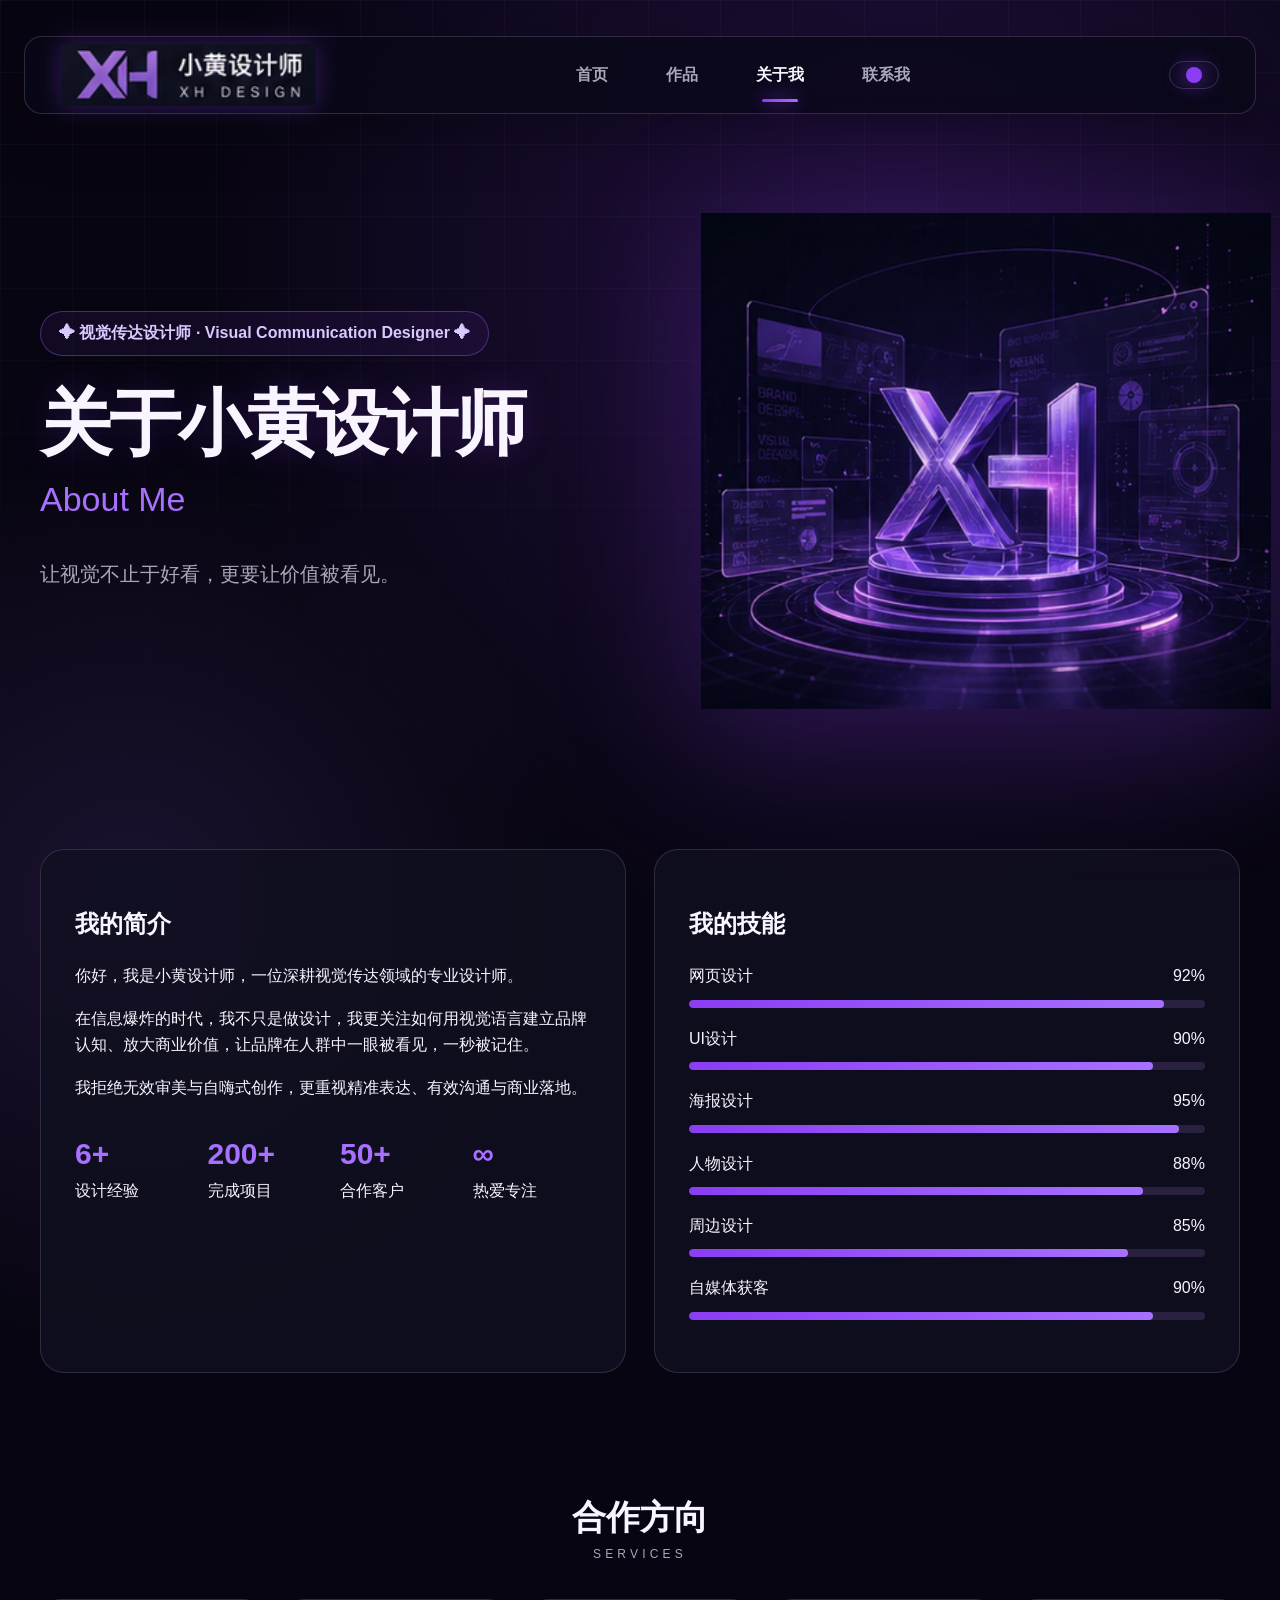
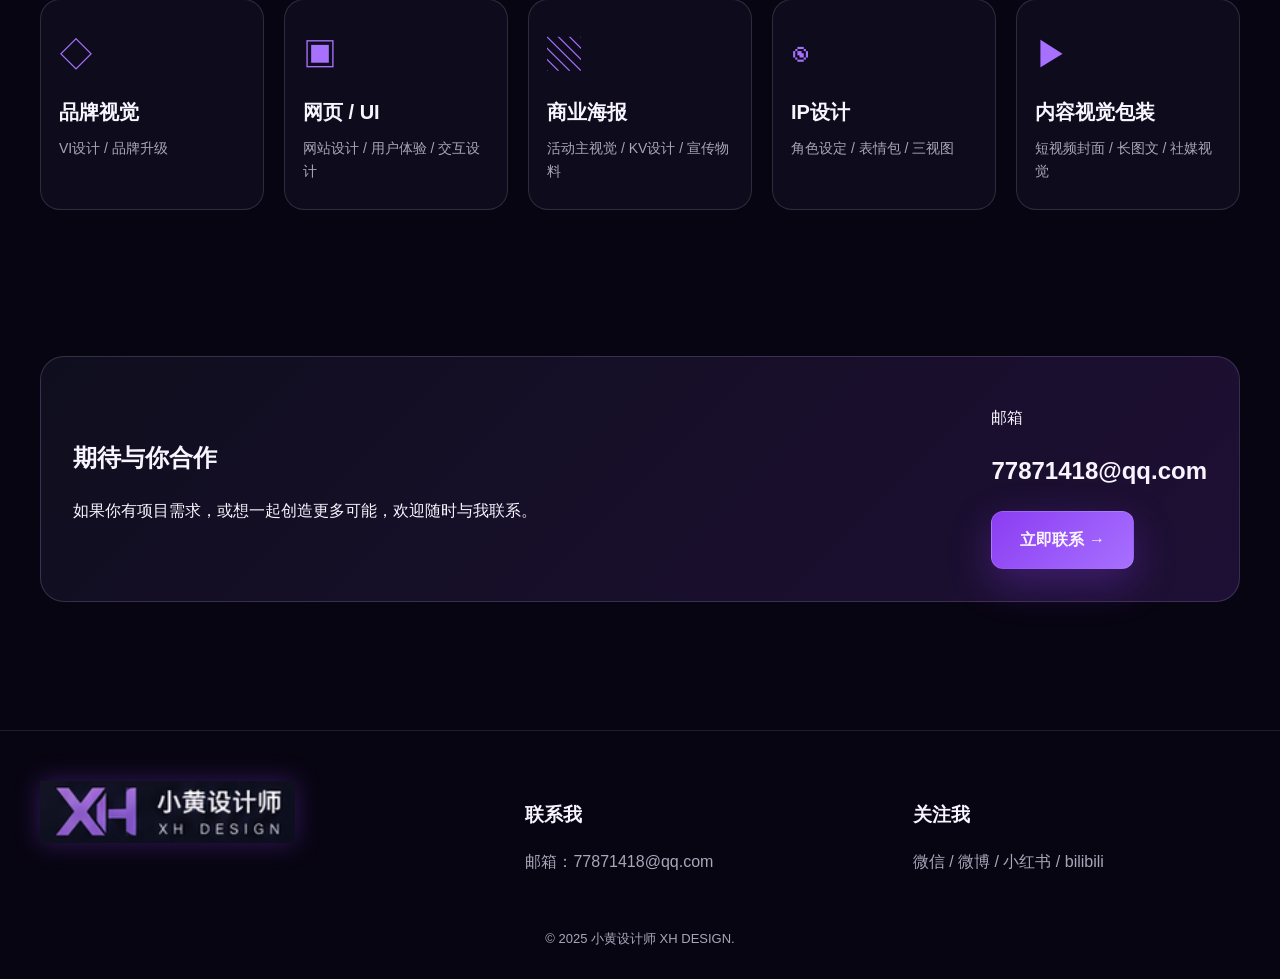
<file: 最终版/xh_portfolio_site_enhanced/about.html>
<!doctype html><html lang="zh-CN"><head><meta charset="utf-8"><meta name="viewport" content="width=device-width,initial-scale=1"><title>关于我｜小黄设计师</title><link rel="stylesheet" href="styles.css"></head><body class="page-bg"><nav class="nav"><a class="brand brand-image" href="index.html"><img class="brand-logo-full" src="assets/logo-ref.png" alt="小黄设计师 XH DESIGN"></a><div class="nav-links"><a href="index.html">首页</a><a href="works.html">作品</a><a class="active" href="about.html">关于我</a><a href="#contact">联系我</a></div><div class="orb"><i></i></div></nav><main><section class="hero"><div class="container hero-grid"><div><div class="eyebrow">✦ 视觉传达设计师 · Visual Communication Designer ✦</div><h1 class="h1">关于小黄设计师</h1><p class="subtitle">About Me</p><p class="intro">让视觉不止于好看，更要让价值被看见。</p></div><div class="visual visual-image"><img src="assets/hero-xh.png" alt="XH视觉语言系统大图"></div></div></section><section class="section"><div class="container about-grid"><article class="bio"><h2>我的简介</h2><p>你好，我是小黄设计师，一位深耕视觉传达领域的专业设计师。</p><p>在信息爆炸的时代，我不只是做设计，我更关注如何用视觉语言建立品牌认知、放大商业价值，让品牌在人群中一眼被看见，一秒被记住。</p><p>我拒绝无效审美与自嗨式创作，更重视精准表达、有效沟通与商业落地。</p><div class="stat-row"><div class="stat"><b>6+</b><span>设计经验</span></div><div class="stat"><b>200+</b><span>完成项目</span></div><div class="stat"><b>50+</b><span>合作客户</span></div><div class="stat"><b>∞</b><span>热爱专注</span></div></div></article><article class="skills"><h2>我的技能</h2><div class="skill"><div class="skill-top"><span>网页设计</span><span>92%</span></div><div class="bar"><i style="width:92%"></i></div></div><div class="skill"><div class="skill-top"><span>UI设计</span><span>90%</span></div><div class="bar"><i style="width:90%"></i></div></div><div class="skill"><div class="skill-top"><span>海报设计</span><span>95%</span></div><div class="bar"><i style="width:95%"></i></div></div><div class="skill"><div class="skill-top"><span>人物设计</span><span>88%</span></div><div class="bar"><i style="width:88%"></i></div></div><div class="skill"><div class="skill-top"><span>周边设计</span><span>85%</span></div><div class="bar"><i style="width:85%"></i></div></div><div class="skill"><div class="skill-top"><span>自媒体获客</span><span>90%</span></div><div class="bar"><i style="width:90%"></i></div></div></article></div></section><section class="section"><div class="container"><div class="section-title"><h2>合作方向</h2><p>SERVICES</p></div><div class="service-grid"><article class="card"><div class="icon">◇</div><h3>品牌视觉</h3><p>VI设计 / 品牌升级</p></article><article class="card"><div class="icon">▣</div><h3>网页 / UI</h3><p>网站设计 / 用户体验 / 交互设计</p></article><article class="card"><div class="icon">▧</div><h3>商业海报</h3><p>活动主视觉 / KV设计 / 宣传物料</p></article><article class="card"><div class="icon">◉</div><h3>IP设计</h3><p>角色设定 / 表情包 / 三视图</p></article><article class="card"><div class="icon">▶</div><h3>内容视觉包装</h3><p>短视频封面 / 长图文 / 社媒视觉</p></article></div></div></section><section class="section" id="contact"><div class="container cta"><div><h2>期待与你合作</h2><p>如果你有项目需求，或想一起创造更多可能，欢迎随时与我联系。</p></div><div><p>邮箱</p><h2>77871418@qq.com</h2><a class="btn primary" href="mailto:77871418@qq.com">立即联系 →</a></div></div></section></main><footer class="footer"><div class="container footer-grid"><div><a class="brand brand-image" href="index.html"><img class="brand-logo-full" src="assets/logo-ref.png" alt="小黄设计师 XH DESIGN"></a></div><div><h3>联系我</h3><p>邮箱：77871418@qq.com</p></div><div><h3>关注我</h3><p>微信 / 微博 / 小红书 / bilibili</p></div></div><div class="copyright">© 2025 小黄设计师 XH DESIGN.</div></footer><script src="interactions.js"></script></body></html>
</file>
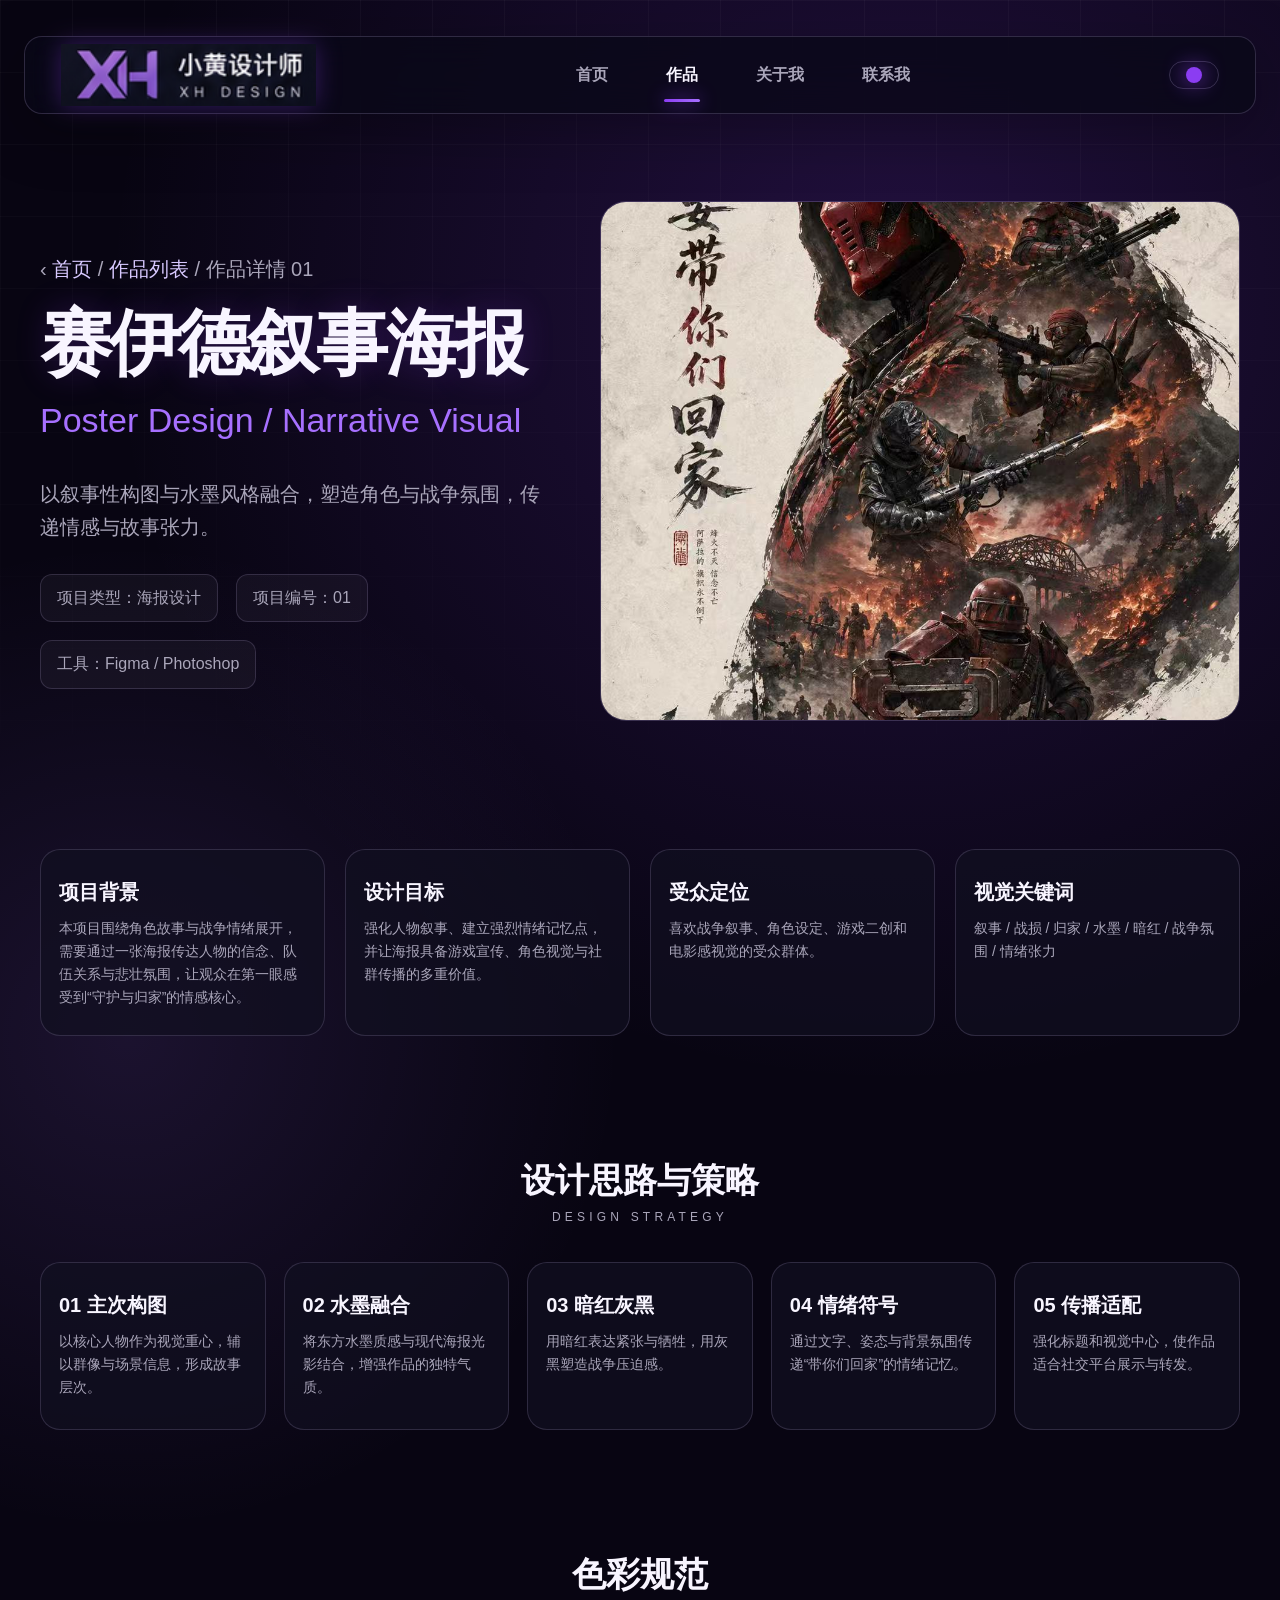
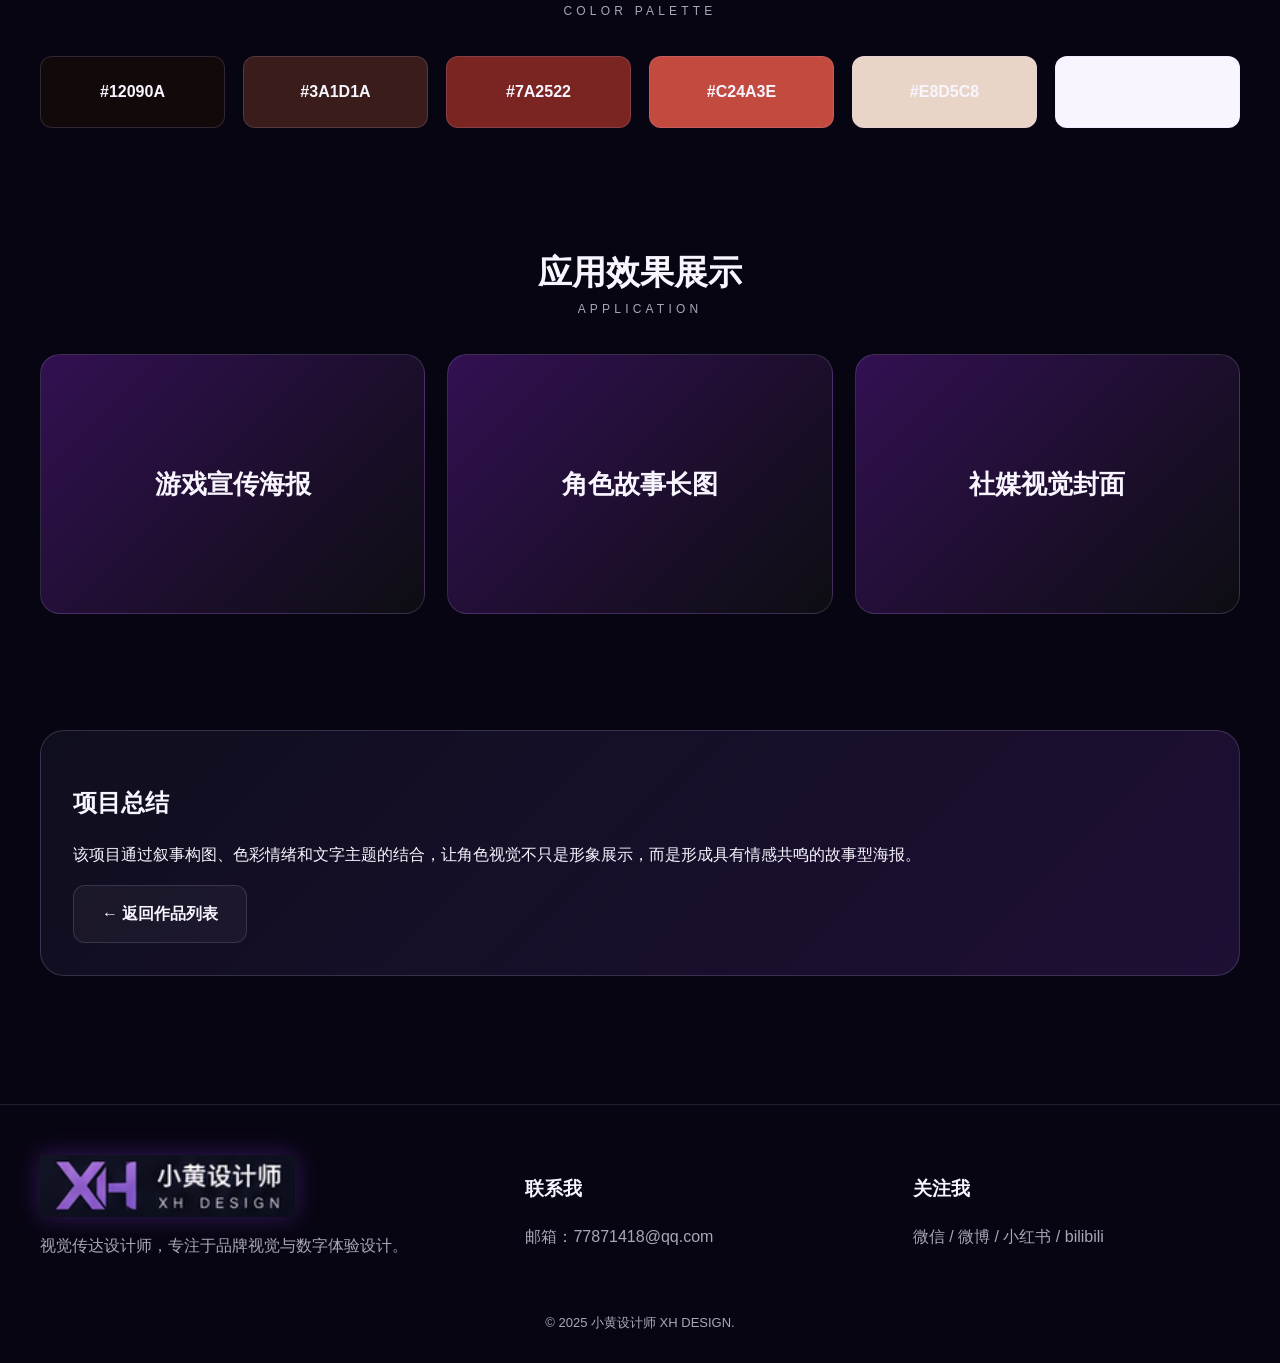
<file: 最终版/xh_portfolio_site_enhanced/project-01.html>
<!doctype html><html lang="zh-CN"><head><meta charset="utf-8"><meta name="viewport" content="width=device-width,initial-scale=1"><title>赛伊德叙事海报｜小黄设计师作品详情</title><meta name="description" content="赛伊德叙事海报作品详情，展示项目背景、设计目标、视觉策略、色彩规范与应用效果。"><link rel="stylesheet" href="styles.css"></head><body class="page-bg"><nav class="nav"><a class="brand brand-image" href="index.html"><img class="brand-logo-full" src="assets/logo-ref.png" alt="小黄设计师 XH DESIGN"></a><div class="nav-links"><a href="index.html">首页</a><a class="active" href="works.html">作品</a><a href="about.html">关于我</a><a href="about.html#contact">联系我</a></div><div class="orb"><i></i></div></nav><main><section class="hero"><div class="container detail-hero"><div><p class="intro">‹ <a href="index.html" class="text-link">首页</a> / <a href="works.html" class="text-link">作品列表</a> / 作品详情 01</p><h1 class="h1">赛伊德叙事海报</h1><p class="subtitle">Poster Design / Narrative Visual</p><p class="intro">以叙事性构图与水墨风格融合，塑造角色与战争氛围，传递情感与故事张力。</p><div class="meta"><span>项目类型：海报设计</span><span>项目编号：01</span><span>工具：Figma / Photoshop</span></div></div><img src="assets/work1.jpg" alt="赛伊德叙事海报"></div></section><section class="section"><div class="container info-grid"><article class="card"><h3>项目背景</h3><p>本项目围绕角色故事与战争情绪展开，需要通过一张海报传达人物的信念、队伍关系与悲壮氛围，让观众在第一眼感受到“守护与归家”的情感核心。</p></article><article class="card"><h3>设计目标</h3><p>强化人物叙事、建立强烈情绪记忆点，并让海报具备游戏宣传、角色视觉与社群传播的多重价值。</p></article><article class="card"><h3>受众定位</h3><p>喜欢战争叙事、角色设定、游戏二创和电影感视觉的受众群体。</p></article><article class="card"><h3>视觉关键词</h3><p>叙事 / 战损 / 归家 / 水墨 / 暗红 / 战争氛围 / 情绪张力</p></article></div></section><section class="section"><div class="container"><div class="section-title"><h2>设计思路与策略</h2><p>DESIGN STRATEGY</p></div><div class="steps"><article class="card"><h3>01 主次构图</h3><p>以核心人物作为视觉重心，辅以群像与场景信息，形成故事层次。</p></article><article class="card"><h3>02 水墨融合</h3><p>将东方水墨质感与现代海报光影结合，增强作品的独特气质。</p></article><article class="card"><h3>03 暗红灰黑</h3><p>用暗红表达紧张与牺牲，用灰黑塑造战争压迫感。</p></article><article class="card"><h3>04 情绪符号</h3><p>通过文字、姿态与背景氛围传递“带你们回家”的情绪记忆。</p></article><article class="card"><h3>05 传播适配</h3><p>强化标题和视觉中心，使作品适合社交平台展示与转发。</p></article></div></div></section><section class="section"><div class="container"><div class="section-title"><h2>色彩规范</h2><p>COLOR PALETTE</p></div><div class="swatches"><div class="swatch" style="background:#12090A;">#12090A</div><div class="swatch" style="background:#3A1D1A;">#3A1D1A</div><div class="swatch" style="background:#7A2522;">#7A2522</div><div class="swatch" style="background:#C24A3E;">#C24A3E</div><div class="swatch" style="background:#E8D5C8;">#E8D5C8</div><div class="swatch" style="background:#F8F5FF;">#F8F5FF</div></div></div></section><section class="section"><div class="container"><div class="section-title"><h2>应用效果展示</h2><p>APPLICATION</p></div><div class="mockups"><div class="mockup">游戏宣传海报</div><div class="mockup">角色故事长图</div><div class="mockup">社媒视觉封面</div></div></div></section><section class="section"><div class="container detail-panel"><h2>项目总结</h2><p>该项目通过叙事构图、色彩情绪和文字主题的结合，让角色视觉不只是形象展示，而是形成具有情感共鸣的故事型海报。</p><a class="btn ghost" href="works.html">← 返回作品列表</a></div></section></main><footer class="footer"><div class="container footer-grid"><div><a class="brand brand-image" href="index.html"><img class="brand-logo-full" src="assets/logo-ref.png" alt="小黄设计师 XH DESIGN"></a><p>视觉传达设计师，专注于品牌视觉与数字体验设计。</p></div><div><h3>联系我</h3><p>邮箱：77871418@qq.com</p></div><div><h3>关注我</h3><p>微信 / 微博 / 小红书 / bilibili</p></div></div><div class="copyright">© 2025 小黄设计师 XH DESIGN.</div></footer><script src="interactions.js"></script></body></html>
</file>
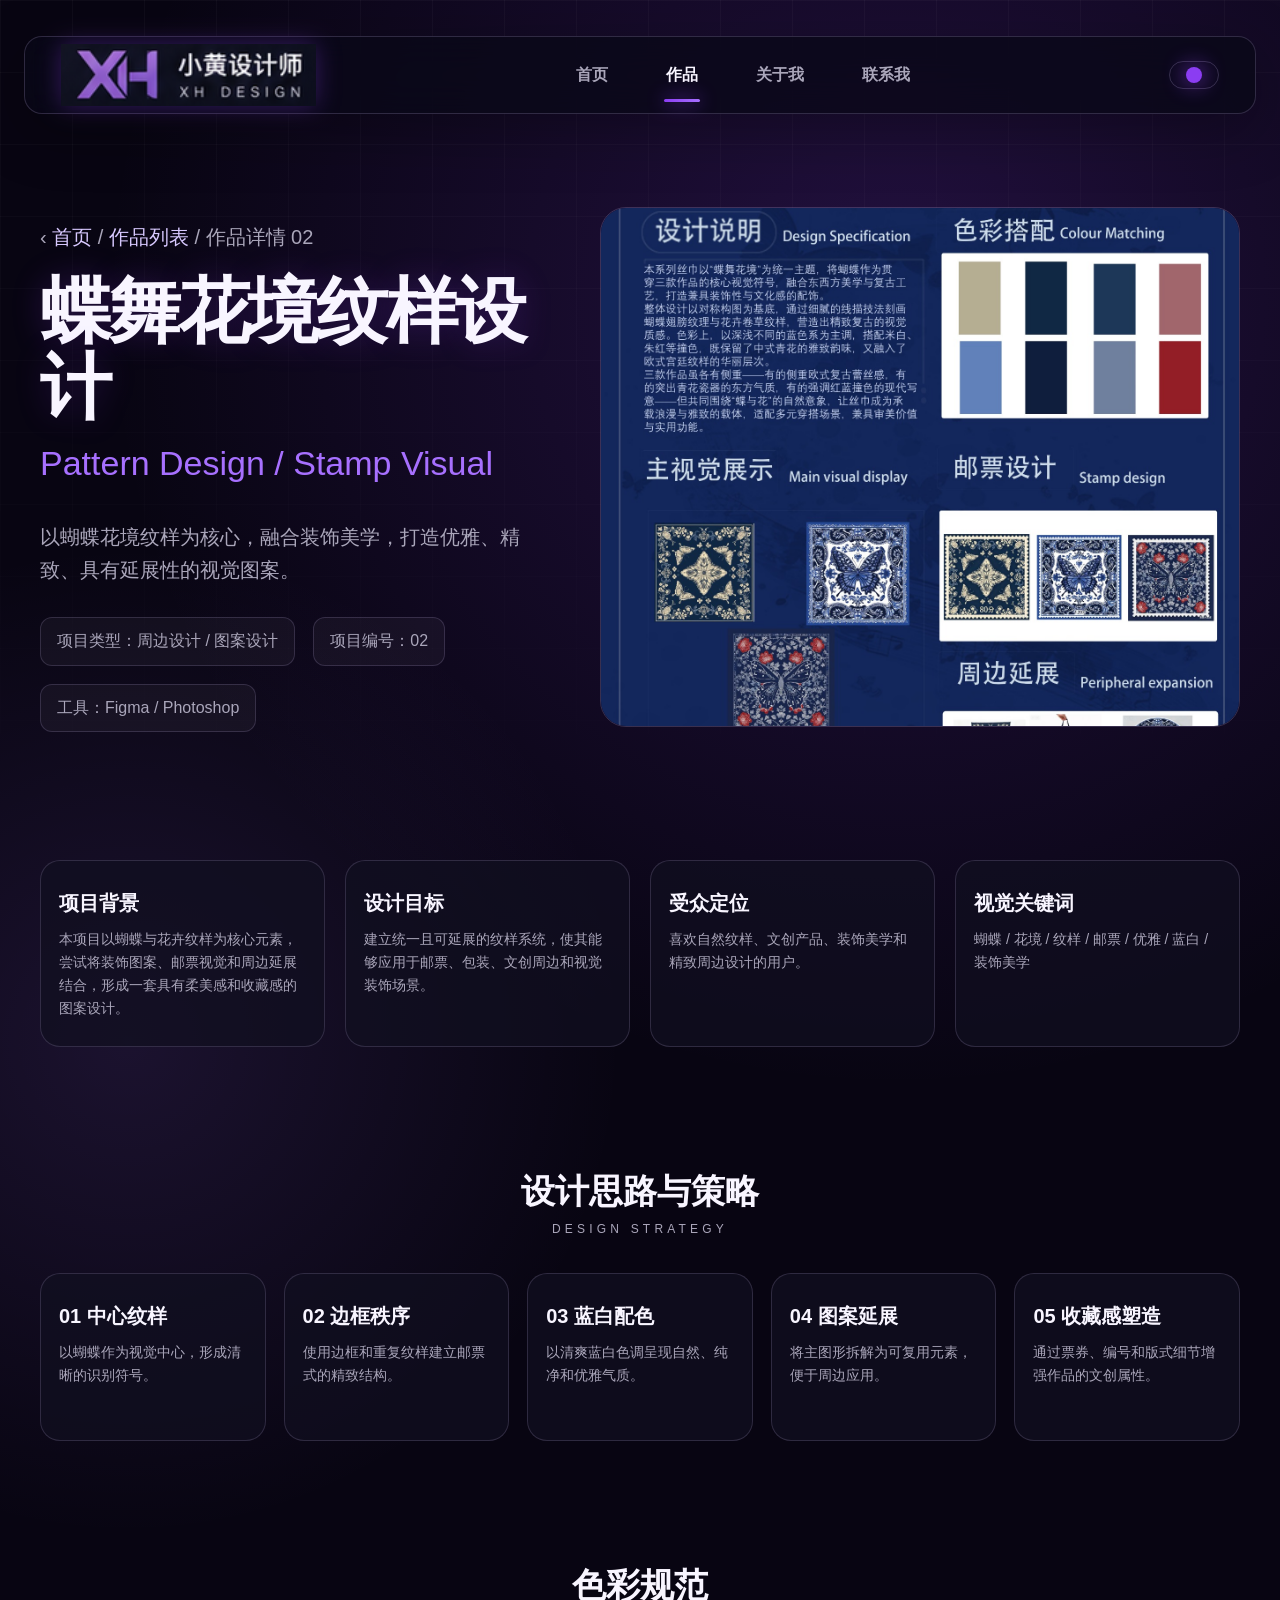
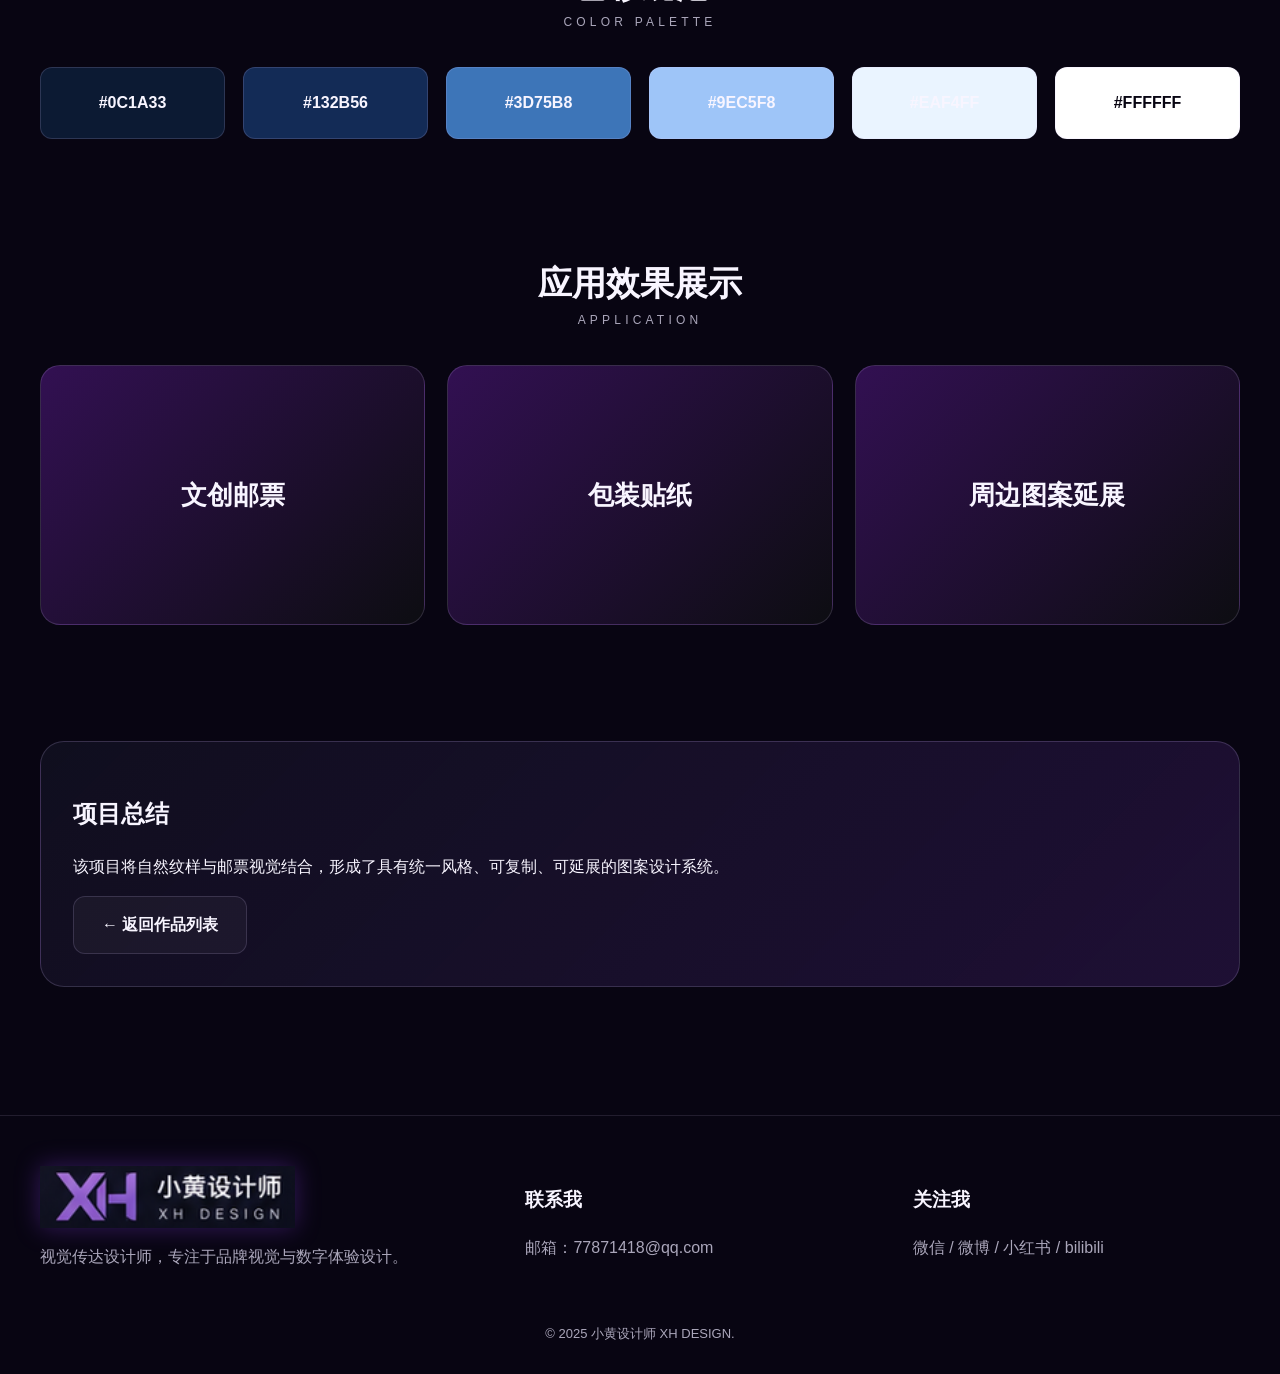
<file: 最终版/xh_portfolio_site_enhanced/project-02.html>
<!doctype html><html lang="zh-CN"><head><meta charset="utf-8"><meta name="viewport" content="width=device-width,initial-scale=1"><title>蝶舞花境纹样设计｜小黄设计师作品详情</title><meta name="description" content="蝶舞花境纹样设计作品详情，展示项目背景、设计目标、视觉策略、色彩规范与应用效果。"><link rel="stylesheet" href="styles.css"></head><body class="page-bg"><nav class="nav"><a class="brand brand-image" href="index.html"><img class="brand-logo-full" src="assets/logo-ref.png" alt="小黄设计师 XH DESIGN"></a><div class="nav-links"><a href="index.html">首页</a><a class="active" href="works.html">作品</a><a href="about.html">关于我</a><a href="about.html#contact">联系我</a></div><div class="orb"><i></i></div></nav><main><section class="hero"><div class="container detail-hero"><div><p class="intro">‹ <a href="index.html" class="text-link">首页</a> / <a href="works.html" class="text-link">作品列表</a> / 作品详情 02</p><h1 class="h1">蝶舞花境纹样设计</h1><p class="subtitle">Pattern Design / Stamp Visual</p><p class="intro">以蝴蝶花境纹样为核心，融合装饰美学，打造优雅、精致、具有延展性的视觉图案。</p><div class="meta"><span>项目类型：周边设计 / 图案设计</span><span>项目编号：02</span><span>工具：Figma / Photoshop</span></div></div><img src="assets/work2.jpg" alt="蝶舞花境纹样设计"></div></section><section class="section"><div class="container info-grid"><article class="card"><h3>项目背景</h3><p>本项目以蝴蝶与花卉纹样为核心元素，尝试将装饰图案、邮票视觉和周边延展结合，形成一套具有柔美感和收藏感的图案设计。</p></article><article class="card"><h3>设计目标</h3><p>建立统一且可延展的纹样系统，使其能够应用于邮票、包装、文创周边和视觉装饰场景。</p></article><article class="card"><h3>受众定位</h3><p>喜欢自然纹样、文创产品、装饰美学和精致周边设计的用户。</p></article><article class="card"><h3>视觉关键词</h3><p>蝴蝶 / 花境 / 纹样 / 邮票 / 优雅 / 蓝白 / 装饰美学</p></article></div></section><section class="section"><div class="container"><div class="section-title"><h2>设计思路与策略</h2><p>DESIGN STRATEGY</p></div><div class="steps"><article class="card"><h3>01 中心纹样</h3><p>以蝴蝶作为视觉中心，形成清晰的识别符号。</p></article><article class="card"><h3>02 边框秩序</h3><p>使用边框和重复纹样建立邮票式的精致结构。</p></article><article class="card"><h3>03 蓝白配色</h3><p>以清爽蓝白色调呈现自然、纯净和优雅气质。</p></article><article class="card"><h3>04 图案延展</h3><p>将主图形拆解为可复用元素，便于周边应用。</p></article><article class="card"><h3>05 收藏感塑造</h3><p>通过票券、编号和版式细节增强作品的文创属性。</p></article></div></div></section><section class="section"><div class="container"><div class="section-title"><h2>色彩规范</h2><p>COLOR PALETTE</p></div><div class="swatches"><div class="swatch" style="background:#0C1A33;">#0C1A33</div><div class="swatch" style="background:#132B56;">#132B56</div><div class="swatch" style="background:#3D75B8;">#3D75B8</div><div class="swatch" style="background:#9EC5F8;">#9EC5F8</div><div class="swatch" style="background:#EAF4FF;">#EAF4FF</div><div class="swatch" style="background:#FFFFFF;color:#080512">#FFFFFF</div></div></div></section><section class="section"><div class="container"><div class="section-title"><h2>应用效果展示</h2><p>APPLICATION</p></div><div class="mockups"><div class="mockup">文创邮票</div><div class="mockup">包装贴纸</div><div class="mockup">周边图案延展</div></div></div></section><section class="section"><div class="container detail-panel"><h2>项目总结</h2><p>该项目将自然纹样与邮票视觉结合，形成了具有统一风格、可复制、可延展的图案设计系统。</p><a class="btn ghost" href="works.html">← 返回作品列表</a></div></section></main><footer class="footer"><div class="container footer-grid"><div><a class="brand brand-image" href="index.html"><img class="brand-logo-full" src="assets/logo-ref.png" alt="小黄设计师 XH DESIGN"></a><p>视觉传达设计师，专注于品牌视觉与数字体验设计。</p></div><div><h3>联系我</h3><p>邮箱：77871418@qq.com</p></div><div><h3>关注我</h3><p>微信 / 微博 / 小红书 / bilibili</p></div></div><div class="copyright">© 2025 小黄设计师 XH DESIGN.</div></footer><script src="interactions.js"></script></body></html>
</file>
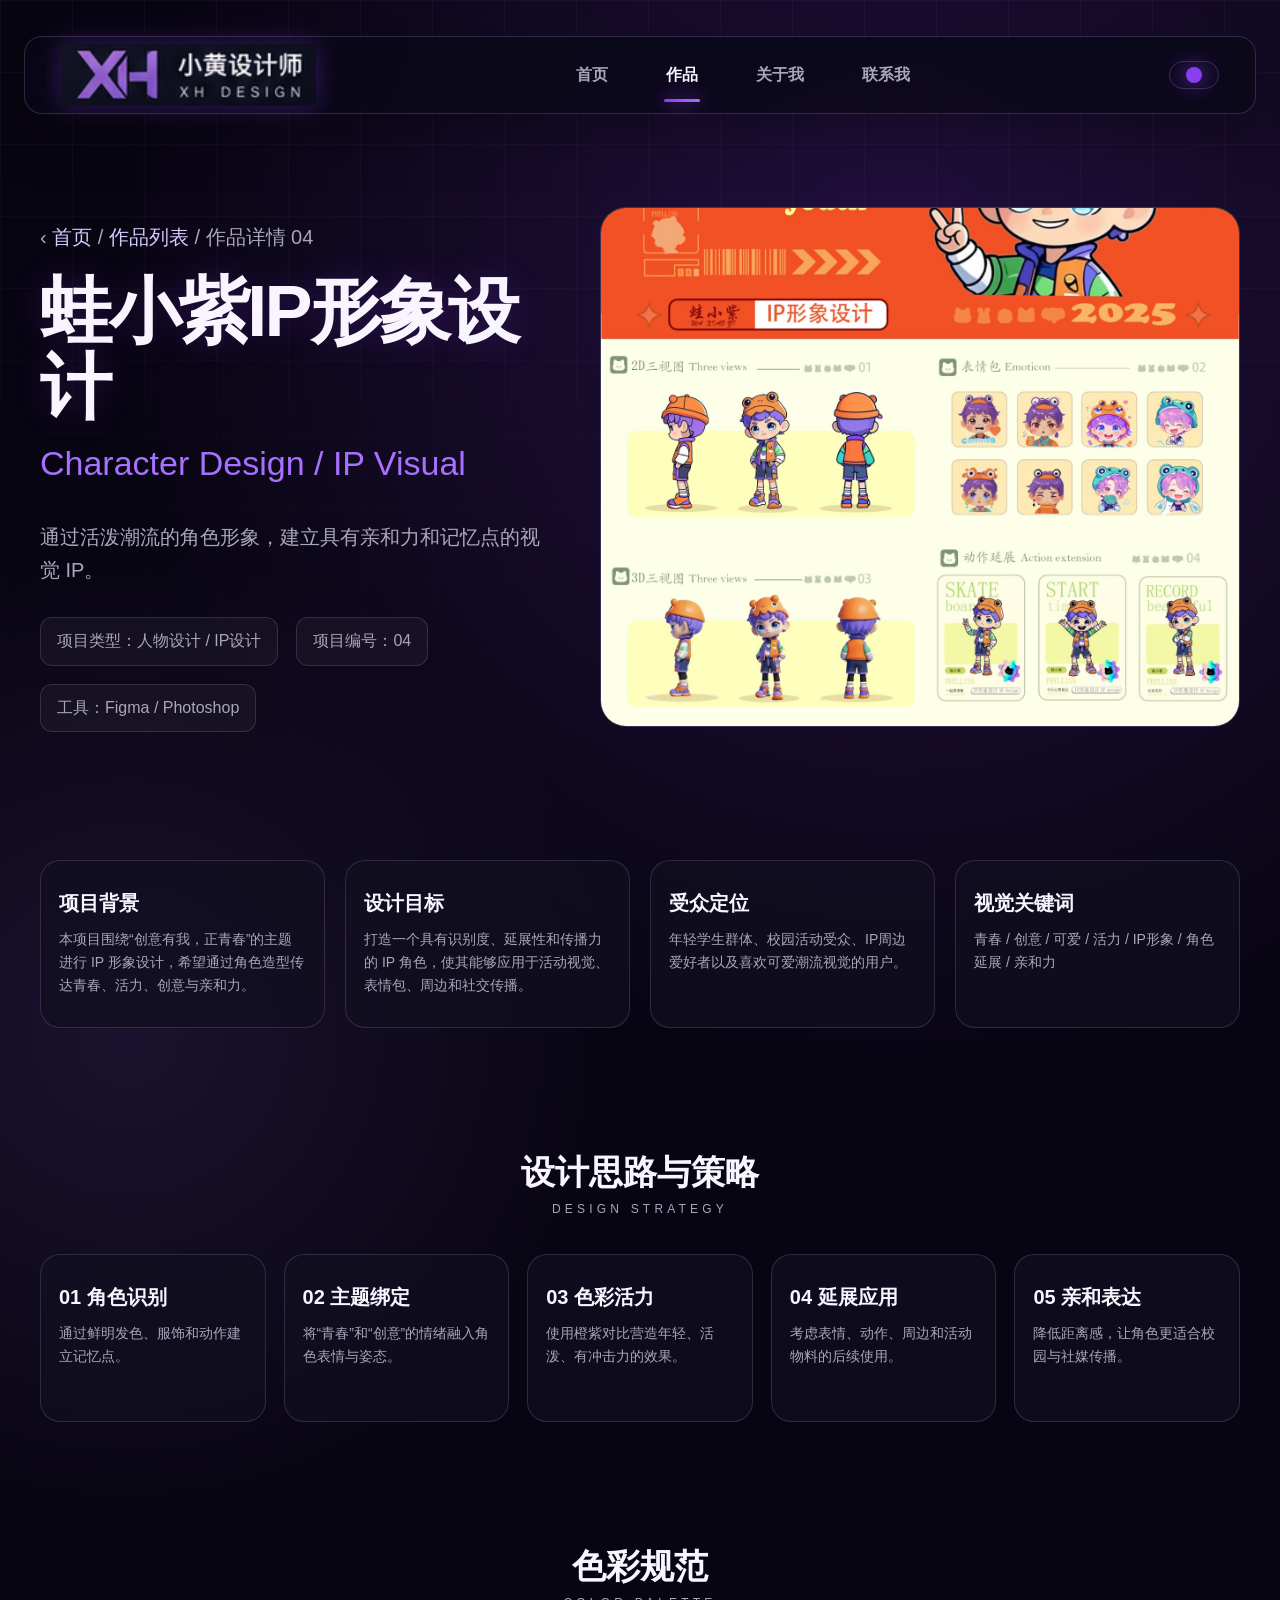
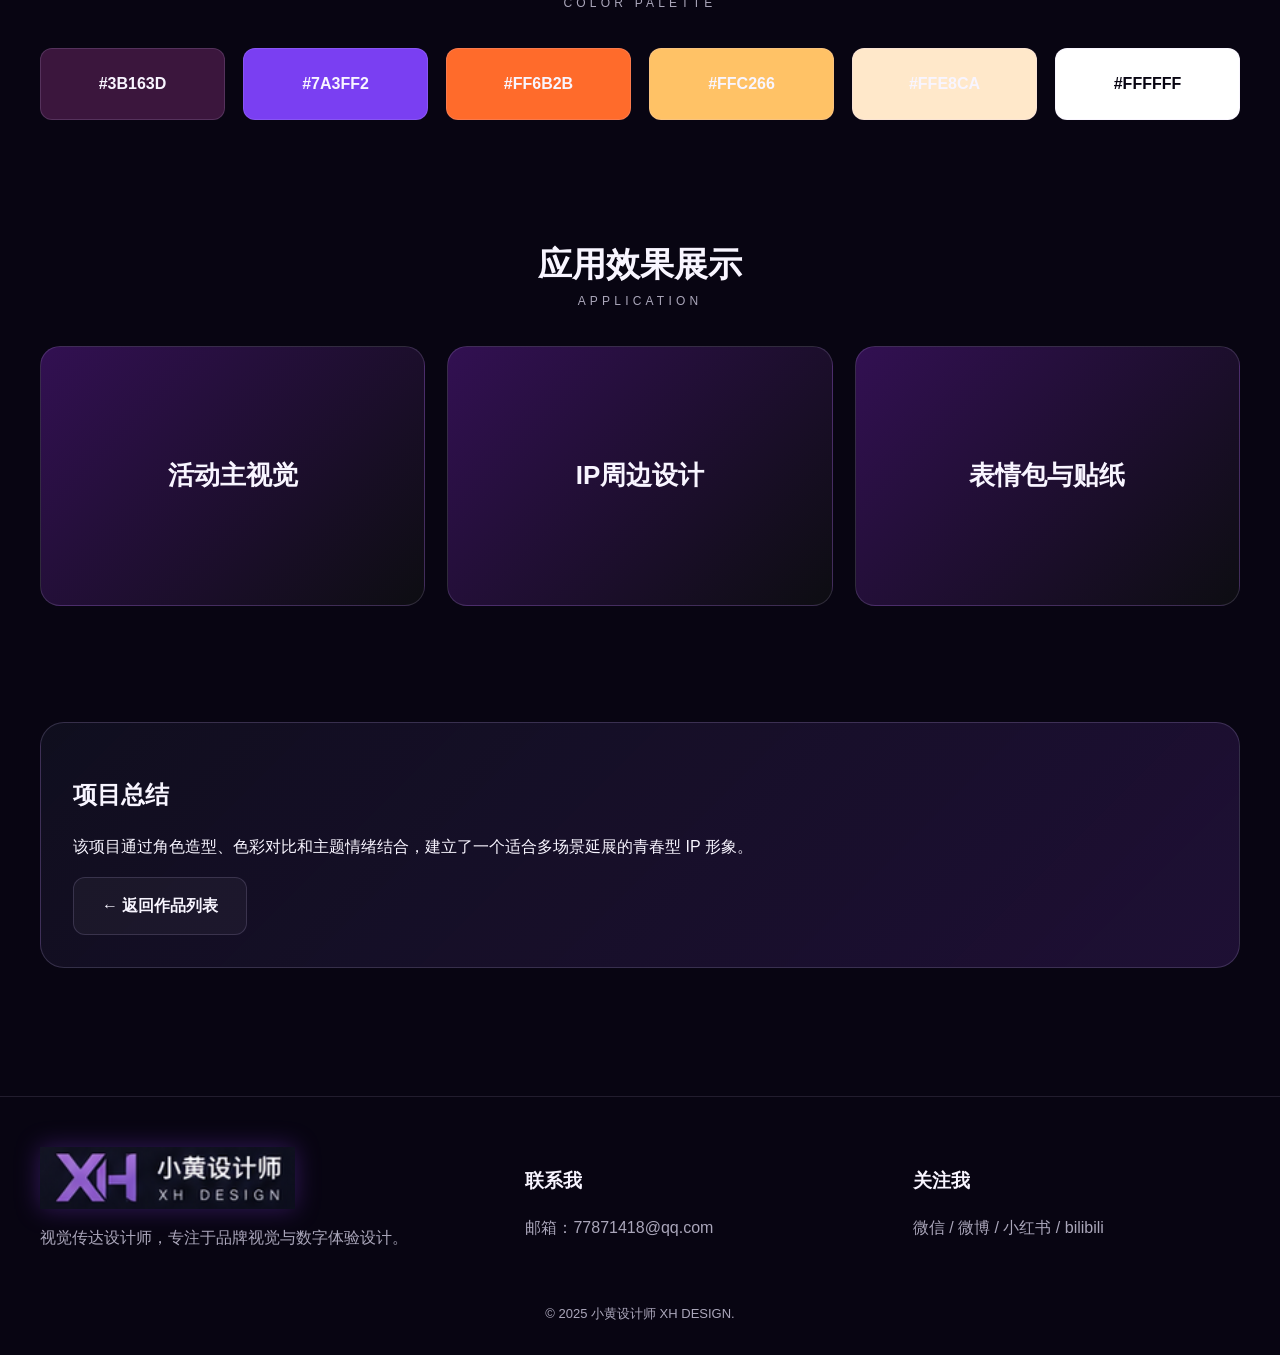
<file: 最终版/xh_portfolio_site_enhanced/project-04.html>
<!doctype html><html lang="zh-CN"><head><meta charset="utf-8"><meta name="viewport" content="width=device-width,initial-scale=1"><title>蛙小紫IP形象设计｜小黄设计师作品详情</title><meta name="description" content="蛙小紫IP形象设计作品详情，展示项目背景、设计目标、视觉策略、色彩规范与应用效果。"><link rel="stylesheet" href="styles.css"></head><body class="page-bg"><nav class="nav"><a class="brand brand-image" href="index.html"><img class="brand-logo-full" src="assets/logo-ref.png" alt="小黄设计师 XH DESIGN"></a><div class="nav-links"><a href="index.html">首页</a><a class="active" href="works.html">作品</a><a href="about.html">关于我</a><a href="about.html#contact">联系我</a></div><div class="orb"><i></i></div></nav><main><section class="hero"><div class="container detail-hero"><div><p class="intro">‹ <a href="index.html" class="text-link">首页</a> / <a href="works.html" class="text-link">作品列表</a> / 作品详情 04</p><h1 class="h1">蛙小紫IP形象设计</h1><p class="subtitle">Character Design / IP Visual</p><p class="intro">通过活泼潮流的角色形象，建立具有亲和力和记忆点的视觉 IP。</p><div class="meta"><span>项目类型：人物设计 / IP设计</span><span>项目编号：04</span><span>工具：Figma / Photoshop</span></div></div><img src="assets/work4.jpg" alt="蛙小紫IP形象设计"></div></section><section class="section"><div class="container info-grid"><article class="card"><h3>项目背景</h3><p>本项目围绕“创意有我，正青春”的主题进行 IP 形象设计，希望通过角色造型传达青春、活力、创意与亲和力。</p></article><article class="card"><h3>设计目标</h3><p>打造一个具有识别度、延展性和传播力的 IP 角色，使其能够应用于活动视觉、表情包、周边和社交传播。</p></article><article class="card"><h3>受众定位</h3><p>年轻学生群体、校园活动受众、IP周边爱好者以及喜欢可爱潮流视觉的用户。</p></article><article class="card"><h3>视觉关键词</h3><p>青春 / 创意 / 可爱 / 活力 / IP形象 / 角色延展 / 亲和力</p></article></div></section><section class="section"><div class="container"><div class="section-title"><h2>设计思路与策略</h2><p>DESIGN STRATEGY</p></div><div class="steps"><article class="card"><h3>01 角色识别</h3><p>通过鲜明发色、服饰和动作建立记忆点。</p></article><article class="card"><h3>02 主题绑定</h3><p>将“青春”和“创意”的情绪融入角色表情与姿态。</p></article><article class="card"><h3>03 色彩活力</h3><p>使用橙紫对比营造年轻、活泼、有冲击力的效果。</p></article><article class="card"><h3>04 延展应用</h3><p>考虑表情、动作、周边和活动物料的后续使用。</p></article><article class="card"><h3>05 亲和表达</h3><p>降低距离感，让角色更适合校园与社媒传播。</p></article></div></div></section><section class="section"><div class="container"><div class="section-title"><h2>色彩规范</h2><p>COLOR PALETTE</p></div><div class="swatches"><div class="swatch" style="background:#3B163D;">#3B163D</div><div class="swatch" style="background:#7A3FF2;">#7A3FF2</div><div class="swatch" style="background:#FF6B2B;">#FF6B2B</div><div class="swatch" style="background:#FFC266;">#FFC266</div><div class="swatch" style="background:#FFE8CA;">#FFE8CA</div><div class="swatch" style="background:#FFFFFF;color:#080512">#FFFFFF</div></div></div></section><section class="section"><div class="container"><div class="section-title"><h2>应用效果展示</h2><p>APPLICATION</p></div><div class="mockups"><div class="mockup">活动主视觉</div><div class="mockup">IP周边设计</div><div class="mockup">表情包与贴纸</div></div></div></section><section class="section"><div class="container detail-panel"><h2>项目总结</h2><p>该项目通过角色造型、色彩对比和主题情绪结合，建立了一个适合多场景延展的青春型 IP 形象。</p><a class="btn ghost" href="works.html">← 返回作品列表</a></div></section></main><footer class="footer"><div class="container footer-grid"><div><a class="brand brand-image" href="index.html"><img class="brand-logo-full" src="assets/logo-ref.png" alt="小黄设计师 XH DESIGN"></a><p>视觉传达设计师，专注于品牌视觉与数字体验设计。</p></div><div><h3>联系我</h3><p>邮箱：77871418@qq.com</p></div><div><h3>关注我</h3><p>微信 / 微博 / 小红书 / bilibili</p></div></div><div class="copyright">© 2025 小黄设计师 XH DESIGN.</div></footer><script src="interactions.js"></script></body></html>
</file>
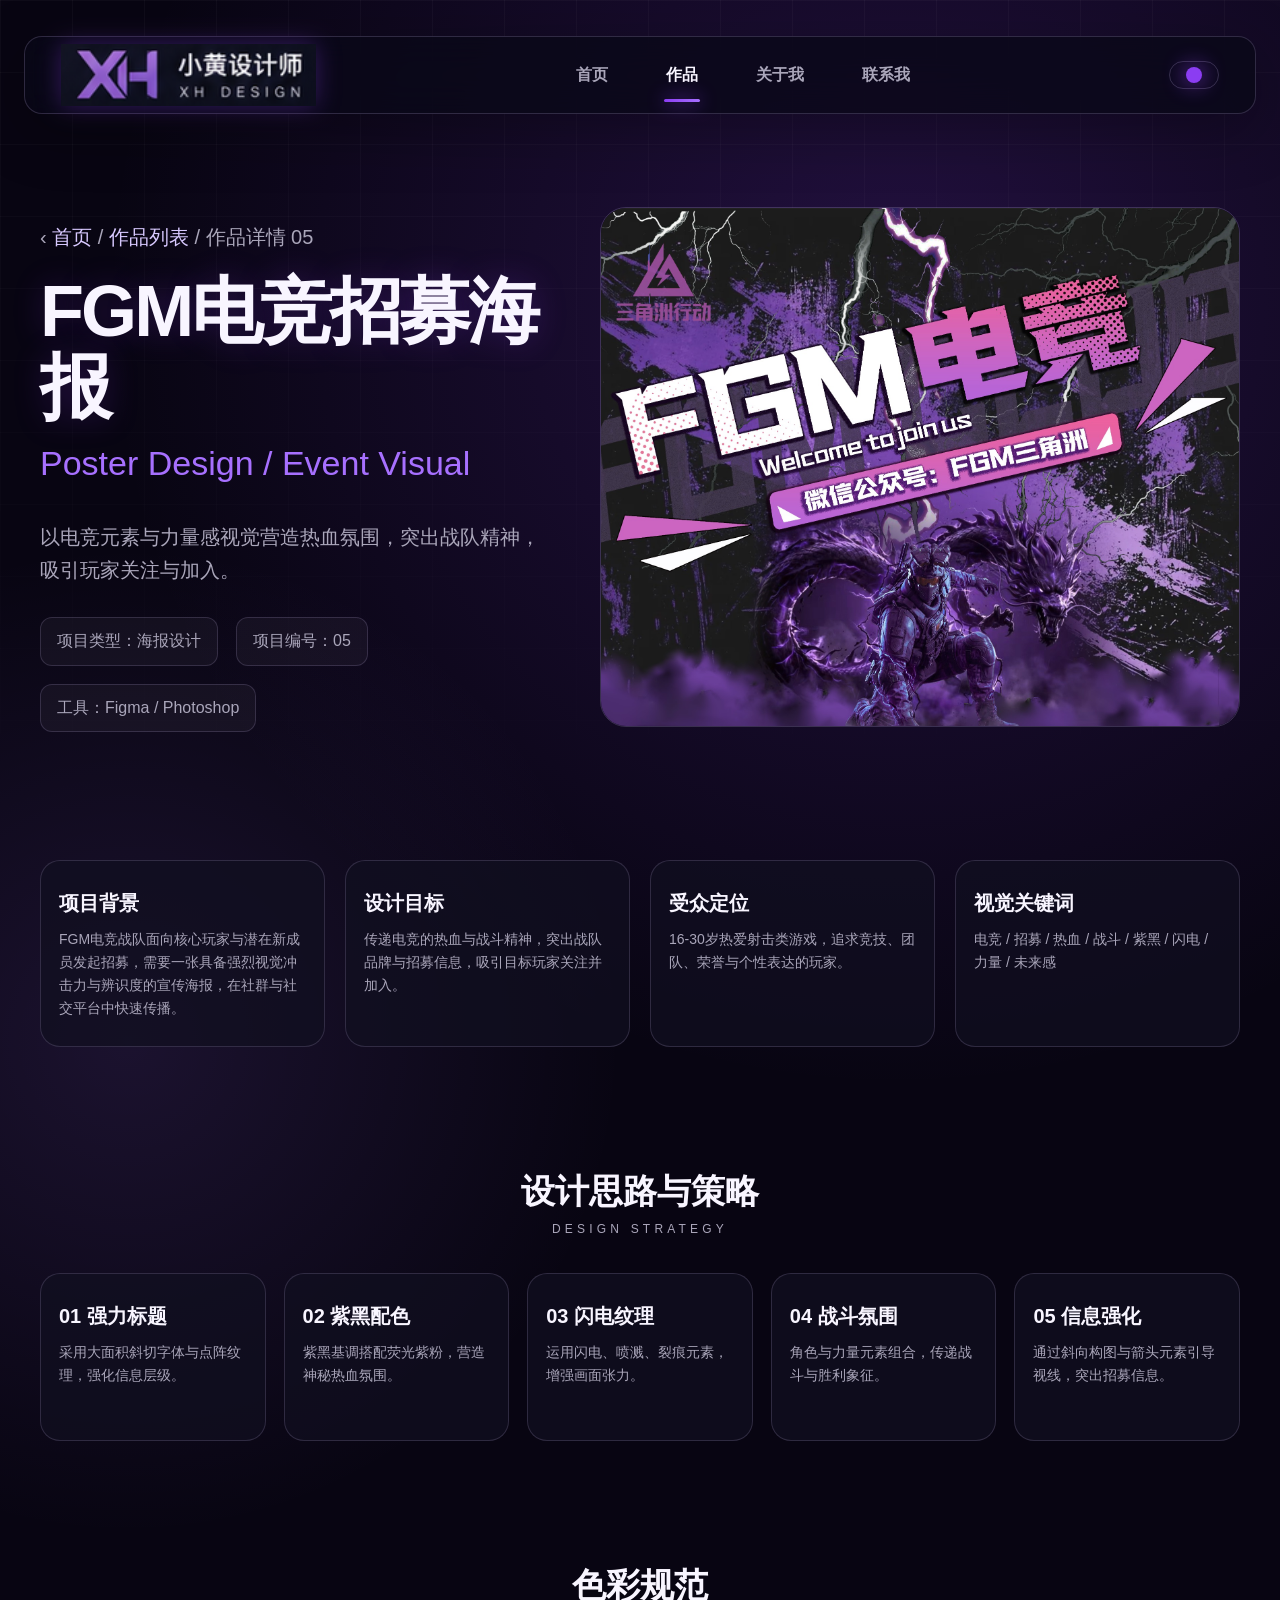
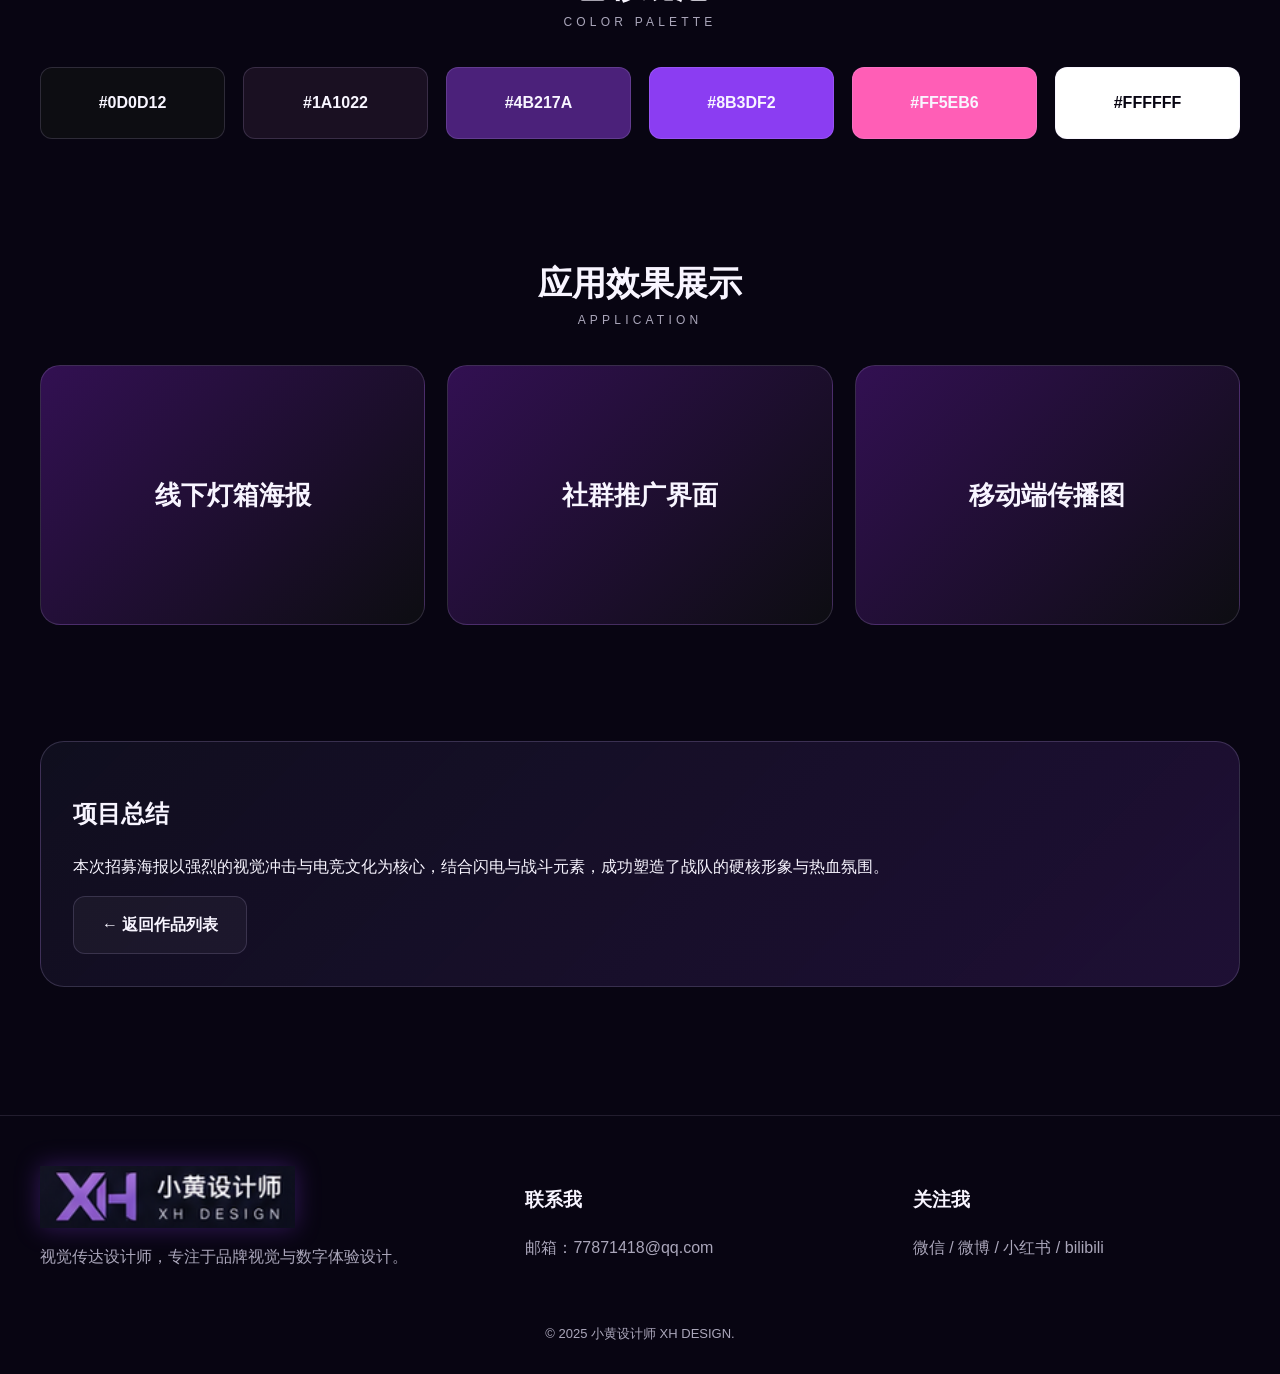
<file: 最终版/xh_portfolio_site_enhanced/project-05.html>
<!doctype html><html lang="zh-CN"><head><meta charset="utf-8"><meta name="viewport" content="width=device-width,initial-scale=1"><title>FGM电竞招募海报｜小黄设计师作品详情</title><meta name="description" content="FGM电竞招募海报作品详情，展示项目背景、设计目标、视觉策略、色彩规范与应用效果。"><link rel="stylesheet" href="styles.css"></head><body class="page-bg"><nav class="nav"><a class="brand brand-image" href="index.html"><img class="brand-logo-full" src="assets/logo-ref.png" alt="小黄设计师 XH DESIGN"></a><div class="nav-links"><a href="index.html">首页</a><a class="active" href="works.html">作品</a><a href="about.html">关于我</a><a href="about.html#contact">联系我</a></div><div class="orb"><i></i></div></nav><main><section class="hero"><div class="container detail-hero"><div><p class="intro">‹ <a href="index.html" class="text-link">首页</a> / <a href="works.html" class="text-link">作品列表</a> / 作品详情 05</p><h1 class="h1">FGM电竞招募海报</h1><p class="subtitle">Poster Design / Event Visual</p><p class="intro">以电竞元素与力量感视觉营造热血氛围，突出战队精神，吸引玩家关注与加入。</p><div class="meta"><span>项目类型：海报设计</span><span>项目编号：05</span><span>工具：Figma / Photoshop</span></div></div><img src="assets/work5.jpg" alt="FGM电竞招募海报"></div></section><section class="section"><div class="container info-grid"><article class="card"><h3>项目背景</h3><p>FGM电竞战队面向核心玩家与潜在新成员发起招募，需要一张具备强烈视觉冲击力与辨识度的宣传海报，在社群与社交平台中快速传播。</p></article><article class="card"><h3>设计目标</h3><p>传递电竞的热血与战斗精神，突出战队品牌与招募信息，吸引目标玩家关注并加入。</p></article><article class="card"><h3>受众定位</h3><p>16-30岁热爱射击类游戏，追求竞技、团队、荣誉与个性表达的玩家。</p></article><article class="card"><h3>视觉关键词</h3><p>电竞 / 招募 / 热血 / 战斗 / 紫黑 / 闪电 / 力量 / 未来感</p></article></div></section><section class="section"><div class="container"><div class="section-title"><h2>设计思路与策略</h2><p>DESIGN STRATEGY</p></div><div class="steps"><article class="card"><h3>01 强力标题</h3><p>采用大面积斜切字体与点阵纹理，强化信息层级。</p></article><article class="card"><h3>02 紫黑配色</h3><p>紫黑基调搭配荧光紫粉，营造神秘热血氛围。</p></article><article class="card"><h3>03 闪电纹理</h3><p>运用闪电、喷溅、裂痕元素，增强画面张力。</p></article><article class="card"><h3>04 战斗氛围</h3><p>角色与力量元素组合，传递战斗与胜利象征。</p></article><article class="card"><h3>05 信息强化</h3><p>通过斜向构图与箭头元素引导视线，突出招募信息。</p></article></div></div></section><section class="section"><div class="container"><div class="section-title"><h2>色彩规范</h2><p>COLOR PALETTE</p></div><div class="swatches"><div class="swatch" style="background:#0D0D12;">#0D0D12</div><div class="swatch" style="background:#1A1022;">#1A1022</div><div class="swatch" style="background:#4B217A;">#4B217A</div><div class="swatch" style="background:#8B3DF2;">#8B3DF2</div><div class="swatch" style="background:#FF5EB6;">#FF5EB6</div><div class="swatch" style="background:#FFFFFF;color:#080512">#FFFFFF</div></div></div></section><section class="section"><div class="container"><div class="section-title"><h2>应用效果展示</h2><p>APPLICATION</p></div><div class="mockups"><div class="mockup">线下灯箱海报</div><div class="mockup">社群推广界面</div><div class="mockup">移动端传播图</div></div></div></section><section class="section"><div class="container detail-panel"><h2>项目总结</h2><p>本次招募海报以强烈的视觉冲击与电竞文化为核心，结合闪电与战斗元素，成功塑造了战队的硬核形象与热血氛围。</p><a class="btn ghost" href="works.html">← 返回作品列表</a></div></section></main><footer class="footer"><div class="container footer-grid"><div><a class="brand brand-image" href="index.html"><img class="brand-logo-full" src="assets/logo-ref.png" alt="小黄设计师 XH DESIGN"></a><p>视觉传达设计师，专注于品牌视觉与数字体验设计。</p></div><div><h3>联系我</h3><p>邮箱：77871418@qq.com</p></div><div><h3>关注我</h3><p>微信 / 微博 / 小红书 / bilibili</p></div></div><div class="copyright">© 2025 小黄设计师 XH DESIGN.</div></footer><script src="interactions.js"></script></body></html>
</file>
<file: 最终版/xh_portfolio_site_enhanced/styles.css>
:root{--bg:#080512;--panel:#111020;--panel2:#17112b;--line:#3f2d60;--purple:#8b3df2;--purple2:#a770ff;--purple3:#d8c9ff;--pink:#ff5eb6;--text:#f8f5ff;--muted:#aaa6ba;--green:#6ee7b7;--max:1200px}*{box-sizing:border-box}html{scroll-behavior:smooth}body{margin:0;font-family:Inter,Arial,'Microsoft YaHei',sans-serif;background:radial-gradient(circle at 70% 10%,rgba(139,61,242,.20),transparent 28%),radial-gradient(circle at 10% 35%,rgba(167,112,255,.12),transparent 22%),var(--bg);color:var(--text);line-height:1.65;overflow-x:hidden}.page-bg:before{content:"";position:fixed;inset:0;background-image:linear-gradient(rgba(255,255,255,.035) 1px,transparent 1px),linear-gradient(90deg,rgba(255,255,255,.035) 1px,transparent 1px);background-size:72px 72px;mask-image:linear-gradient(to bottom,rgba(0,0,0,.9),transparent);pointer-events:none}.container{width:min(var(--max),calc(100% - 48px));margin:0 auto}.nav{position:sticky;top:18px;z-index:20;margin:18px auto 0;width:min(1320px,calc(100% - 48px));height:78px;border:1px solid rgba(216,201,255,.18);background:rgba(10,8,24,.78);backdrop-filter:blur(18px);border-radius:18px;display:flex;align-items:center;justify-content:space-between;padding:0 36px;box-shadow:0 16px 60px rgba(0,0,0,.3)}.brand{display:flex;align-items:center;gap:14px;text-decoration:none;color:var(--text)}.logo{width:74px;height:46px;display:block}.brand strong{display:block;font-size:19px;letter-spacing:.04em}.brand span{display:block;color:var(--muted);font-size:11px;letter-spacing:.42em}.nav-links{display:flex;gap:58px}.nav-links a{position:relative;color:var(--muted);text-decoration:none;font-weight:700}.nav-links a.active,.nav-links a:hover{color:var(--text)}.nav-links a.active:after,.nav-links a:hover:after{content:"";position:absolute;left:50%;transform:translateX(-50%);bottom:-14px;width:36px;height:3px;border-radius:8px;background:linear-gradient(90deg,var(--purple),var(--purple2));box-shadow:0 0 18px var(--purple)}.orb{width:50px;height:28px;border:1px solid rgba(216,201,255,.2);border-radius:99px;display:grid;place-items:center}.orb i{width:16px;height:16px;background:var(--purple);border-radius:50%;box-shadow:0 0 22px var(--purple)}.hero{padding:105px 0 70px}.hero-grid{display:grid;grid-template-columns:1.1fr .9fr;gap:70px;align-items:center}.eyebrow{display:inline-flex;gap:10px;align-items:center;padding:8px 18px;border:1px solid rgba(167,112,255,.35);background:rgba(139,61,242,.08);border-radius:99px;color:var(--purple3);font-weight:800;margin-bottom:30px}.h1{font-size:72px;line-height:1.05;margin:0 0 10px;font-weight:900;letter-spacing:-.04em;text-shadow:0 0 32px rgba(139,61,242,.22)}.subtitle{font-size:34px;color:var(--purple2);margin:0 0 30px}.intro{font-size:20px;color:var(--muted);max-width:700px}.actions{display:flex;gap:22px;margin-top:40px}.btn{display:inline-flex;align-items:center;gap:12px;padding:15px 28px;border-radius:12px;text-decoration:none;font-weight:900;color:var(--text);border:1px solid rgba(216,201,255,.16);transition:.25s}.btn.primary{background:linear-gradient(135deg,var(--purple),var(--purple2));box-shadow:0 14px 42px rgba(139,61,242,.32)}.btn.ghost{background:rgba(255,255,255,.04)}.btn:hover{transform:translateY(-3px);box-shadow:0 0 30px rgba(167,112,255,.3)}.visual{height:480px;border:1px solid rgba(216,201,255,.16);background:linear-gradient(145deg,rgba(17,16,32,.9),rgba(32,18,58,.45));border-radius:32px;position:relative;overflow:hidden;display:grid;place-items:center}.visual:before{content:"";position:absolute;width:420px;height:420px;border:1px solid rgba(167,112,255,.28);border-radius:50%;transform:rotate(-20deg)}.visual:after{content:"";position:absolute;inset:auto 0 0;height:180px;background:radial-gradient(circle at 50% 40%,rgba(167,112,255,.36),transparent 58%)}.xh-big{font-size:145px;font-weight:900;color:var(--purple2);text-shadow:0 0 42px rgba(139,61,242,.75);z-index:1}.float{position:absolute;border:1px solid rgba(216,201,255,.18);background:rgba(12,10,25,.45);backdrop-filter:blur(10px);border-radius:14px;padding:14px 18px;color:var(--purple3);font-weight:800}.f1{left:38px;top:80px}.f2{right:45px;top:120px}.f3{right:70px;bottom:95px}.section{padding:58px 0}.section-title{text-align:center;margin:0 0 34px}.section-title h2{font-size:34px;margin:0}.section-title p{margin:0;color:var(--muted);letter-spacing:.35em;font-size:12px}.cards{display:grid;grid-template-columns:repeat(6,1fr);gap:20px}.card{border:1px solid rgba(216,201,255,.16);background:rgba(17,16,32,.72);border-radius:20px;padding:26px 18px;min-height:168px;transition:.25s}.card:hover{transform:translateY(-8px);border-color:rgba(167,112,255,.58);box-shadow:0 18px 46px rgba(139,61,242,.14)}.icon{font-size:34px;color:var(--purple2);margin-bottom:14px}.card h3{margin:0 0 8px;font-size:20px}.card p{margin:0;color:var(--muted);font-size:14px}.works-grid{display:grid;grid-template-columns:repeat(5,1fr);gap:18px}.work-card{overflow:hidden;border:1px solid rgba(216,201,255,.18);background:rgba(17,16,32,.85);border-radius:18px;text-decoration:none;color:var(--text);transition:.25s}.work-card:hover{transform:translateY(-8px);border-color:rgba(167,112,255,.65);box-shadow:0 18px 50px rgba(139,61,242,.18)}.work-card img{width:100%;height:250px;object-fit:cover;display:block}.work-info{padding:18px}.work-info small{color:var(--purple3)}.work-info h3{font-size:18px;margin:4px 0}.philosophy{display:grid;grid-template-columns:repeat(4,1fr);gap:1px;padding:26px;border:1px solid rgba(216,201,255,.16);background:linear-gradient(135deg,rgba(17,16,32,.9),rgba(40,20,68,.78));border-radius:24px}.philosophy div{padding:18px}.philosophy b{font-size:20px}.philosophy p{margin:6px 0 0;color:var(--muted);font-size:14px}.footer{margin-top:70px;border-top:1px solid rgba(216,201,255,.12);padding:50px 0 30px}.footer-grid{display:grid;grid-template-columns:1.3fr 1fr 1fr;gap:60px}.footer p,.footer a{color:var(--muted);text-decoration:none}.copyright{text-align:center;color:var(--muted);font-size:13px;margin-top:36px}.filters{display:flex;gap:16px;flex-wrap:wrap;margin:30px 0}.pill{border:1px solid rgba(216,201,255,.15);background:rgba(255,255,255,.04);color:var(--text);padding:10px 24px;border-radius:12px;font-weight:800}.pill.active{background:linear-gradient(135deg,var(--purple),var(--purple2))}.project-list{display:grid;grid-template-columns:repeat(2,1fr);gap:24px}.project-item{display:grid;grid-template-columns:260px 1fr;gap:28px;border:1px solid rgba(216,201,255,.16);background:rgba(17,16,32,.82);border-radius:22px;overflow:hidden;padding:18px}.project-item img{width:260px;height:260px;object-fit:cover;border-radius:16px}.project-item h3{font-size:28px;margin:4px 0}.project-item .num{color:var(--purple2);font-size:32px;font-weight:900}.featured,.cta,.detail-panel{border:1px solid rgba(216,201,255,.18);background:linear-gradient(135deg,rgba(17,16,32,.9),rgba(48,24,80,.56));border-radius:24px;padding:32px}.featured{display:grid;grid-template-columns:460px 1fr;gap:42px;margin-top:30px}.featured img{width:100%;height:260px;object-fit:cover;border-radius:18px}.about-grid{display:grid;grid-template-columns:1fr 1fr;gap:28px}.bio,.skills{border:1px solid rgba(216,201,255,.16);background:rgba(17,16,32,.82);border-radius:24px;padding:34px}.stat-row{display:grid;grid-template-columns:repeat(4,1fr);gap:14px;margin-top:28px}.stat b{display:block;color:var(--purple2);font-size:30px}.skill{margin:18px 0}.skill-top{display:flex;justify-content:space-between;color:var(--text)}.bar{height:8px;border-radius:99px;background:#2a2140;margin-top:10px;overflow:hidden}.bar i{display:block;height:100%;background:linear-gradient(90deg,var(--purple),var(--purple2));border-radius:99px}.service-grid{display:grid;grid-template-columns:repeat(5,1fr);gap:20px}.cta{display:flex;justify-content:space-between;align-items:center;margin-top:30px}.detail-hero{display:grid;grid-template-columns:1fr 1.25fr;gap:48px;align-items:center}.detail-hero img{width:100%;height:520px;object-fit:cover;border-radius:26px;border:1px solid rgba(216,201,255,.2)}.meta{display:flex;gap:18px;flex-wrap:wrap;margin-top:30px}.meta span{padding:10px 16px;border:1px solid rgba(216,201,255,.16);border-radius:12px;background:rgba(255,255,255,.04);color:var(--muted)}.info-grid{display:grid;grid-template-columns:repeat(4,1fr);gap:20px}.steps{display:grid;grid-template-columns:repeat(5,1fr);gap:18px}.swatches{display:grid;grid-template-columns:repeat(6,1fr);gap:18px}.swatch{height:72px;border-radius:12px;display:grid;place-items:center;border:1px solid rgba(216,201,255,.16);font-weight:900}.mockups{display:grid;grid-template-columns:repeat(3,1fr);gap:22px}.mockup{height:260px;border-radius:20px;border:1px solid rgba(216,201,255,.16);background:linear-gradient(135deg,#321052,#0d0d12);display:grid;place-items:center;text-align:center;font-size:26px;font-weight:900}.mobile-note{display:none}@media(max-width:900px){.container{width:min(100% - 32px,480px)}.nav{top:10px;width:calc(100% - 24px);padding:0 16px}.nav-links{display:none}.orb{display:none}.brand span{letter-spacing:.18em}.hero{padding:55px 0}.hero-grid,.about-grid,.detail-hero,.featured,.footer-grid{grid-template-columns:1fr}.h1{font-size:42px}.subtitle{font-size:22px}.intro{font-size:16px}.visual{height:300px}.xh-big{font-size:90px}.cards,.works-grid,.project-list,.philosophy,.service-grid,.info-grid,.steps,.swatches,.mockups{grid-template-columns:1fr}.project-item{grid-template-columns:1fr}.project-item img{width:100%}.footer-grid{gap:24px}.actions{flex-direction:column}.cta{display:block}.mobile-note{display:block;color:var(--purple3);margin-top:12px}}

.text-link{color:var(--purple3);text-decoration:none}.text-link:hover{color:var(--text);text-decoration:underline}

/* ===== 高级质感与图片互动 START ===== */
#particle-canvas{position:fixed;inset:0;width:100%;height:100%;z-index:0;pointer-events:none;opacity:.48;mix-blend-mode:screen}body>*:not(#particle-canvas){position:relative;z-index:1}
.brand-image{gap:0}.brand-logo-full{width:255px;height:auto;display:block;object-fit:contain;filter:drop-shadow(0 0 12px rgba(139,61,242,.32));transition:transform .28s ease,filter .28s ease}.brand-image:hover .brand-logo-full{transform:translateY(-1px);filter:drop-shadow(0 0 18px rgba(167,112,255,.55))}
.logo{width:74px;height:46px;display:block}.nav{transition:border-color .28s ease,background .28s ease}.nav:hover{border-color:rgba(216,201,255,.30);background:rgba(10,8,24,.84)}
.visual.visual-image{height:520px;border:0;background:transparent;border-radius:0;overflow:visible;display:flex;align-items:center;justify-content:center}.visual.visual-image:before,.visual.visual-image:after{display:none}.visual.visual-image img{width:112%;max-width:none;height:auto;display:block;object-fit:contain;filter:drop-shadow(0 26px 70px rgba(139,61,242,.24));transition:transform .55s cubic-bezier(.2,.7,.2,1),filter .55s ease}.visual.visual-image:hover img{transform:translateY(-8px) scale(1.025);filter:drop-shadow(0 34px 92px rgba(167,112,255,.33))}
.work-card img,.project-item img,.featured img,.detail-hero img,.mockup img{transition:transform .55s cubic-bezier(.2,.7,.2,1),filter .55s ease}.work-card:hover img,.project-item:hover img,.featured:hover img,.detail-hero:hover img,.mockup:hover img{transform:scale(1.045);filter:saturate(1.08) contrast(1.04)}
.card,.work-card,.project-item,.featured,.bio,.skills,.detail-panel,.philosophy,.cta,.mockup{transition:transform .28s ease,border-color .28s ease,background .28s ease}.card:hover,.work-card:hover,.project-item:hover,.featured:hover,.bio:hover,.skills:hover,.detail-panel:hover,.philosophy:hover,.cta:hover,.mockup:hover{transform:translateY(-6px);border-color:rgba(167,112,255,.48)}
.btn,.pill,.nav-links a{transition:transform .22s ease,color .22s ease,border-color .22s ease}.btn:hover,.pill:hover{transform:translateY(-3px)}.card-glare{display:none!important}
@media (prefers-reduced-motion:reduce){#particle-canvas{display:none}.visual.visual-image img,.work-card img,.project-item img,.featured img,.detail-hero img,.mockup img,.card,.work-card,.project-item,.featured,.bio,.skills,.detail-panel,.philosophy,.cta,.mockup{transition:none!important;transform:none!important}}
/* ===== 高级质感与图片互动 END ===== */
</file>
